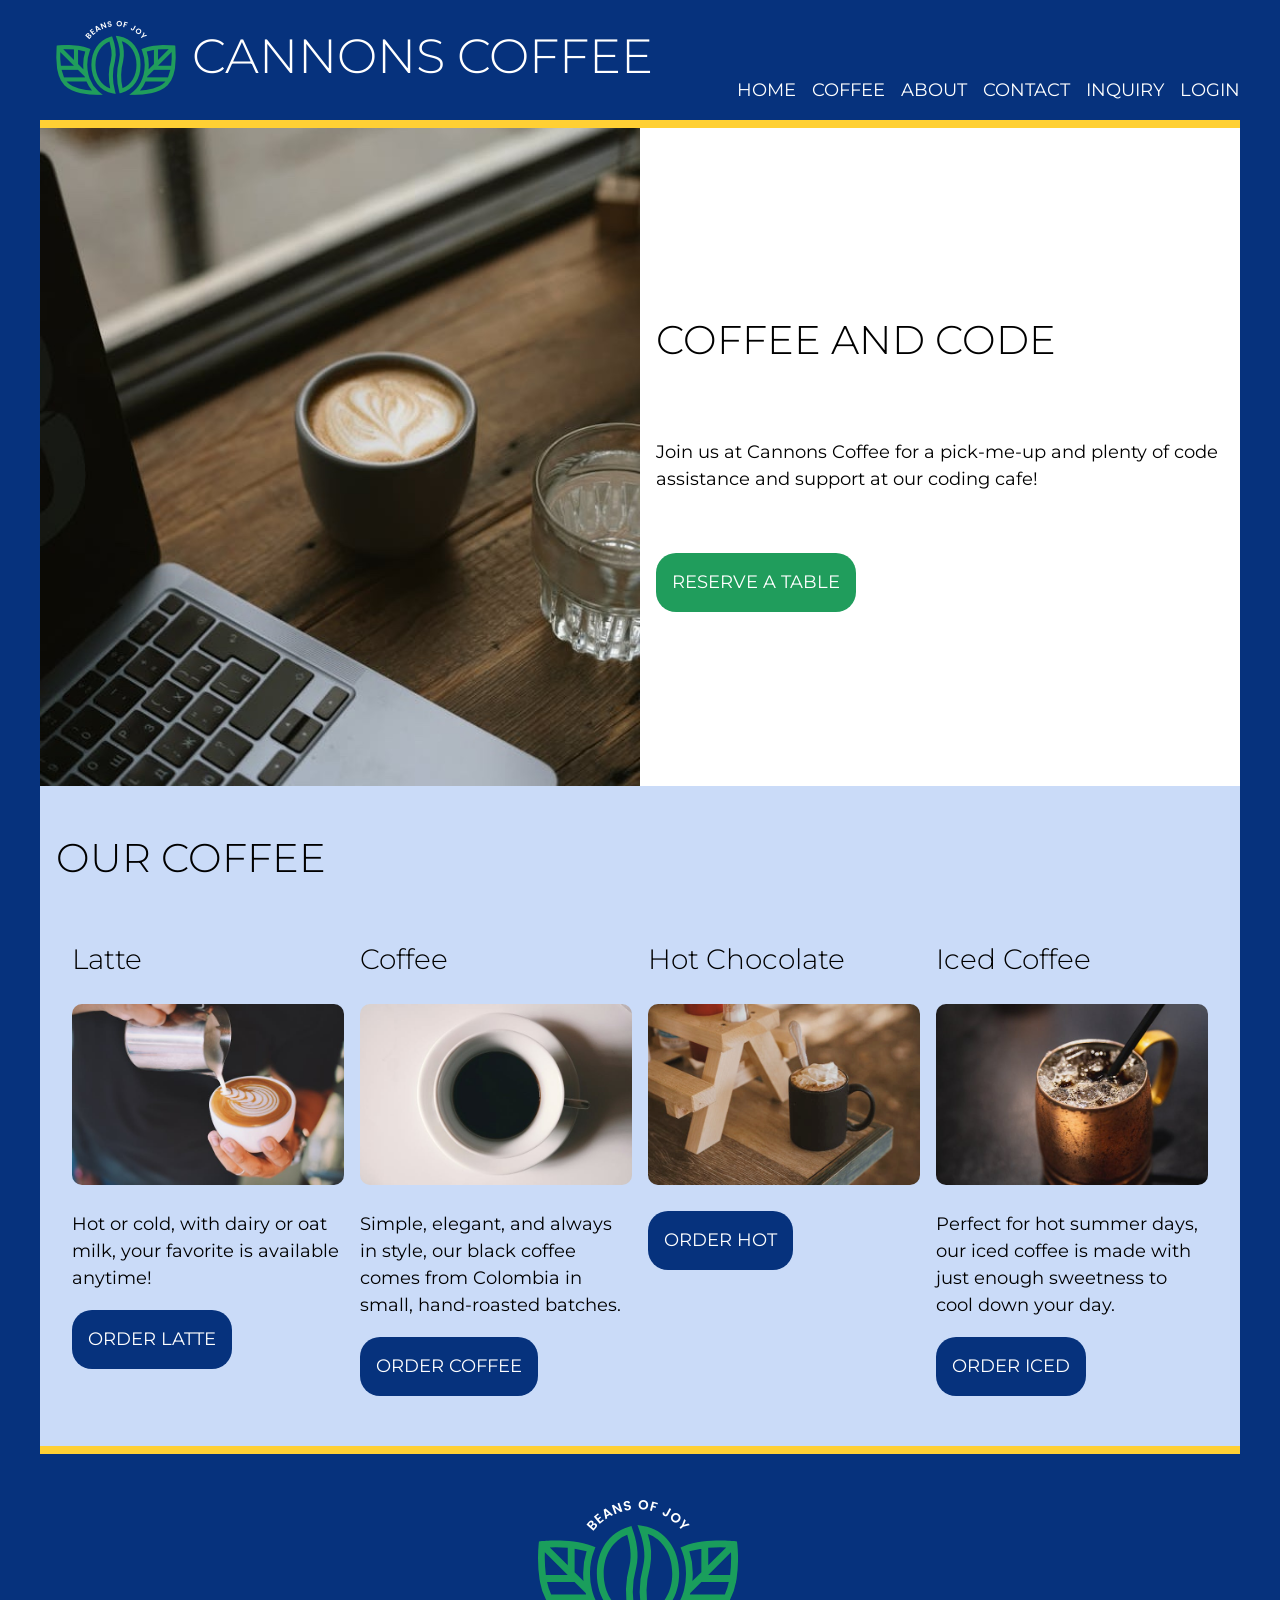
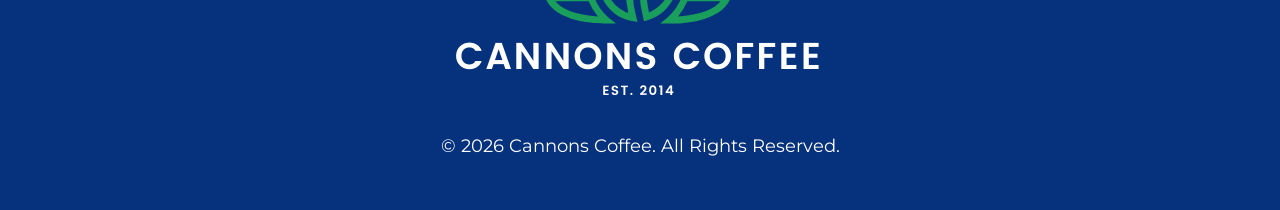
<file: index.html>
<!doctype html>
<html lang="en">
  <head>
    <meta charset="UTF-8" />

    <meta name="viewport" content="width=device-width, initial-scale=1.0" />
    <title>Document</title>

    <link rel="stylesheet" href="css/style.css" />
  </head>

  <body>
    <div class="container">
      <header>
        <div class="logo">
          <img
            src="images/logo-nav.png"
            alt="Cannons Coffee Logo, Beans of Joy"
          />

          <h1>CANNONS COFFEE</h1>
        </div>

        <nav>
          <ul>
            <li><a href="index.html">Home</a></li>
            <li><a href="latte.html">Coffee</a></li>
            <li>
              <a href="https://konacoffeepurveyors.com/" target="_blank"
                >About</a
              >
            </li>
            <li>
              <a href="mailto:mbelmodis88@gmail.com" target="_blank">Contact</a>
            </li>
            <li><a href="inquiry.html">Inquiry</a></li>
            <li><a href="login.html">Login</a></li>
          </ul>
        </nav>
      </header>

      <main>
        <div class="grid1">
          <img
            src="images/coffee-computer.jpg"
            alt="Laptop with a cup of coffee and a glass of water"
          />
          <div class="gridtext">
            <h2>coffee and code</h2>
            <p>
              Join us at Cannons Coffee for a pick-me-up and plenty of code
              assistance and support at our coding cafe!
            </p>
            <p>
              <a
                href="https://www.google.com/?zx=1784225385060"
                target="_blank"
                class="button"
                >RESERVE A TABLE</a
              >
            </p>
          </div>
        </div>
        <div class="grid2">
          <h2>OUR COFFEE</h2>
          <div class="cards">
            <div class="card1">
              <h3>Latte</h3>
              <img src="images/latte.jpg" alt="coffee-latte" />
              <p>
                Hot or cold, with dairy or oat milk, your favorite is available
                anytime!
              </p>
              <p>
                <a href="latte.html" target="_blank" class="button2"
                  >order latte</a
                >
              </p>
            </div>

            <div class="card2">
              <h3>Coffee</h3>
              <img src="images/coffee.jpg" alt="coffe in a cup" />
              <p>
                Simple, elegant, and always in style, our black coffee comes
                from Colombia in small, hand-roasted batches.
              </p>
              <p>
                <a
                  href="https://www.google.com/?zx=1784225385060"
                  target="_blank"
                  class="button2"
                  >order coffee</a
                >
              </p>
            </div>

            <div class="card3">
              <h3>Hot Chocolate</h3>
              <img
                src="images/hotchoc.jpg"
                alt="Hot chocolate in a cup with whipped cream"
              />
              <p>
                <a
                  href="https://www.google.com/?zx=1784225385060"
                  target="_blank"
                  class="button2"
                  >order hot</a
                >
              </p>
            </div>

            <div class="card4">
              <h3>Iced Coffee</h3>
              <img
                src="images/iced.jpg"
                alt="Iced Coffee in a mug with straw"
              />
              <p>
                Perfect for hot summer days, our iced coffee is made with just
                enough sweetness to cool down your day.
              </p>
              <p>
                <a
                  href="https://www.google.com/?zx=1784225385060"
                  target="_blank"
                  class="button2"
                  >order Iced</a
                >
              </p>
            </div>
          </div>
        </div>
      </main>

      <footer>
        <img src="images/logo-footer.png" alt="Beans of Joy! Est. 2014" />
        <p>&copy; 2026 Cannons Coffee. All Rights Reserved.</p>
      </footer>
    </div>
  </body>
</html>
</file>
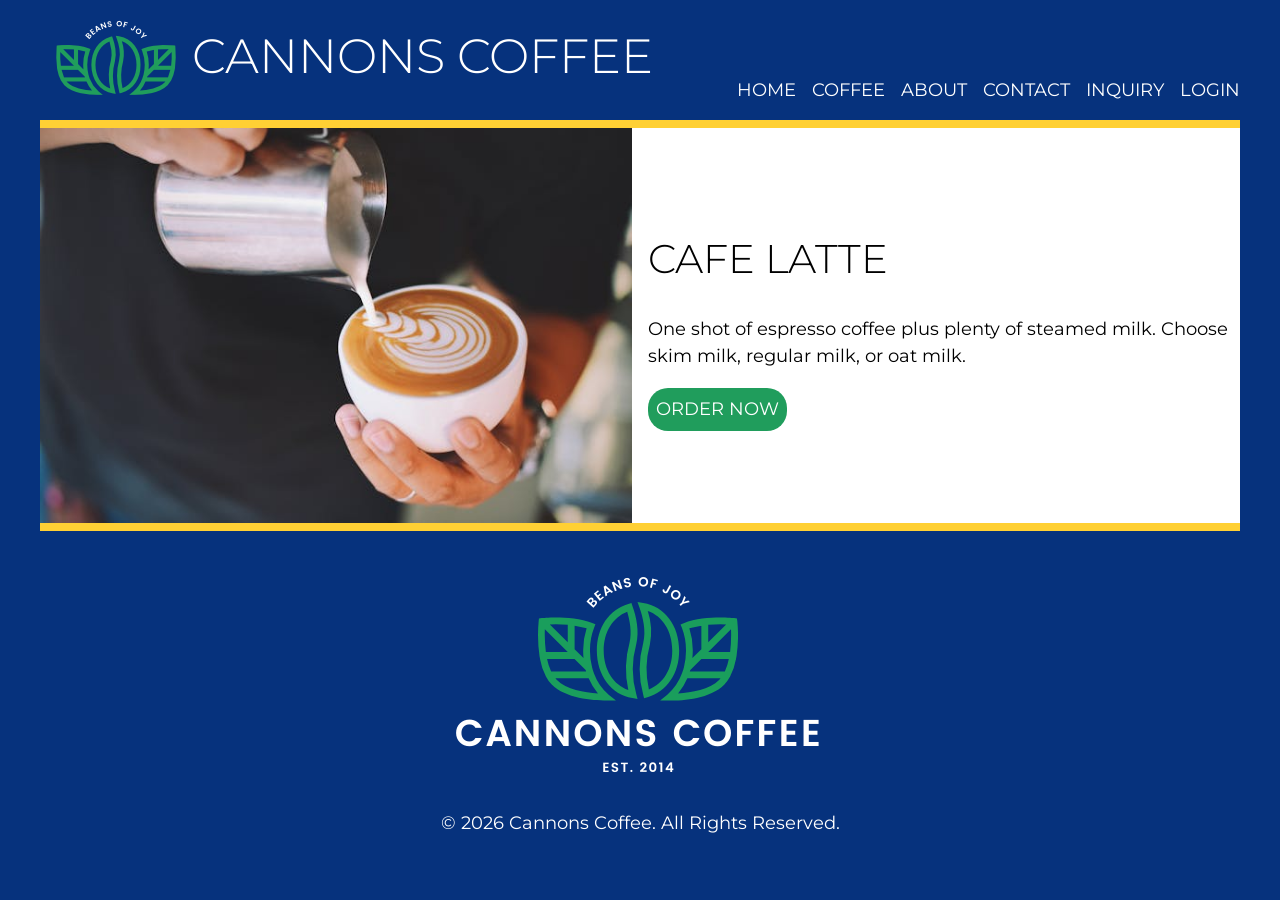
<file: latte.html>
<!DOCTYPE html>
<html lang="en">

<head>
   
    <meta charset="UTF-8">
   
    <meta name="viewport" content="width=device-width, initial-scale=1.0">
   <title>Document</title>
    
    <link rel="stylesheet" href="css/style.css">
</head>

<body>
    <div class="container">

        <header>
            <div class="logo">
                <img src="images/logo-nav.png" alt="Cannons coffee logo">
               <h1>Cannons Coffee</h1>
            </div>
           <nav>
            <ul>
                    <li><a href="index.html">Home</a></li>
                  <li><a href="latte.html">Coffee</a></li>
                   <li><a href="https://konacoffeepurveyors.com/" target="_blank">About</a></li>
                  <li><a href="mailto:mbelmodis88@gmail.com" target="_blank">Contact</a></li>
                   <li><a href="inquiry.html">Inquiry</a></li>
                   <li><a href="login.html">Login</a></li>
                 </ul>
                </nav>

            </header>
       <main>
        <div class="lattegrid">
                <img src="images/latte.jpg" alt="Coffee in a cup">
               <div class="latte-text">
                   <h2>CAFE LATTE</h2>
                   <p>One shot of espresso coffee plus plenty of steamed milk. Choose skim milk, regular milk,
                        or oat milk.</p>
                    <p><a href="https://www.starbucks.com" target="_blank" class="buttonpage2">ORDER NOW</a></p>
                   </div>
                </div>



           </main>
       <footer>
            <img src="images/logo-footer.png" alt="Beans of Joy! Est. 2014">
          <p>&copy; 2026 Cannons Coffee. All Rights Reserved.</p>
           </footer>



        </div></body> </html>
</file>
<file: css/style.css>
@import url('https://fonts.googleapis.com/css2?family=Montserrat:ital,wght@0,100..900;1,100..900&display=swap');

:root {
    --black: #000000;
    --catalina: #06327D;
    --bluetiful: #2B70E4;
    --vegan: #209D5C;
    --sunglow: #FFD034;
    --white: #FFFFFF;
    --lightblue: #CADBF8;
    --font: montserrat;
}

/* BASIC FORMATTING */
html {
    box-sizing: border-box;
}

*,
*:before,
*:after {
    box-sizing: inherit;
}

body {
    font-family: var(--font);
    font-size: 1.125rem;
    line-height: 1.5;
    color: black;
    background-color: var(--catalina);
    margin: 0;
    padding: 0;
}

.container {
    max-width: 1200px;
    margin: 0 auto;
    padding: 0rem;
}

h1 {
    font-size: 3rem;
    line-height: 1.1667;
    font-weight: 300;
    text-transform: uppercase;
    margin: 0;
}

h2 {
    font-size: 2.5rem;
    line-height: 1.1667;
    font-weight: 300;
    text-transform: uppercase;

}

h3 {
    font-size: 1.75rem;
    line-height: 1.1667;
    font-weight: 300;
}

.button {
    display: inline-block;
    padding: 1rem;
    border-radius: 20px;
    text-decoration: none;
    background-color: var(--vegan);
    color: var(--white)
}

nav {
    padding-top: 2rem;
}

nav a {
    text-decoration: none;
    text-transform: uppercase;
    color: var(--white);

}

nav ul {
    list-style-type: none;
    padding-bottom: 1rem;
    margin: 0;
    display: flex;
    flex-flow: row wrap;
    gap: 1rem;
    justify-content: center;
}

header {
    text-align: center;
    border-bottom: 8px solid #FFD034;

    display: flex;
    justify-content: center;
    flex-flow: row wrap;
    align-items: baseline;

}

h1 {
    color: var(--white);
    display: inline;
    margin: 0;
}

.grid1 {
    display: grid;
    grid-template-columns: 1fr 1fr;
    background-color: var(--white);
    width: 100%;
    align-items: center;
}

img {
    max-width: 100%;

}

.cards img {
    border-radius: 10px;
}

.lattegrid {
    display: grid;
    grid-template-columns: 1fr 1fr;
    background-color: var(--white);
    max-width: 100%;
    gap: 1rem;
    /* padding: 0%; */
    align-items: center;
    justify-content: center;

}

.grid2 {
    background-color: var(--lightblue);
    padding: 1rem;
}

.gridtext {
    display: flex;
    flex-direction: column;
    justify-content: center;
    gap: 1.5rem;
    padding: 1rem;
    align-items: flex-start;
}

.cards {
    display: grid;
    grid-template-columns: 1fr;
    gap: 1rem;
    margin: 1rem;
}

.button2 {
    display: inline-block;
    padding: 1rem;
    border-radius: 20px;
    text-decoration: none;
    background-color: var(--catalina);
    color: var(--white);
    text-transform: uppercase;
}



.logo {
    align-items: center;
    padding: 1rem;
    gap: 0.5;

}

.buttonpage2 {
    background-color: var(--vegan);
    display: inline-block;
    padding: 0.5rem;
    border-radius: 20px;
    text-decoration: none;
    color: var(--white)
}



@media (min-width: 650px) {


    .cards {
        grid-template-columns: 1fr 1fr;
        grid-template-rows: 1fr 1fr;
    }



    .card1 {
        grid-column: 1/2;
    }
}



@media (min-width: 1000px) {
    header {
        justify-content: space-between;
    }

    nav ul {
        justify-content: space-between;
    }

    .cards {
        grid-template-columns: 1fr 1fr 1fr 1fr;
        grid-template-rows: 1fr;
    }

    .logo {
        display: flex;
        align-items: center;
        justify-content: flex-start;
        gap: 1rem;

    }

    .logo img {
        display: block;
    }
}

footer {
    background-color: var(--catalina);
    color: #FFFFFF;
    text-align: center;
    padding: 2rem 0;
    border-top: 8px solid #FFD034;
}

.hidden {
    display: none;
}
</file>
